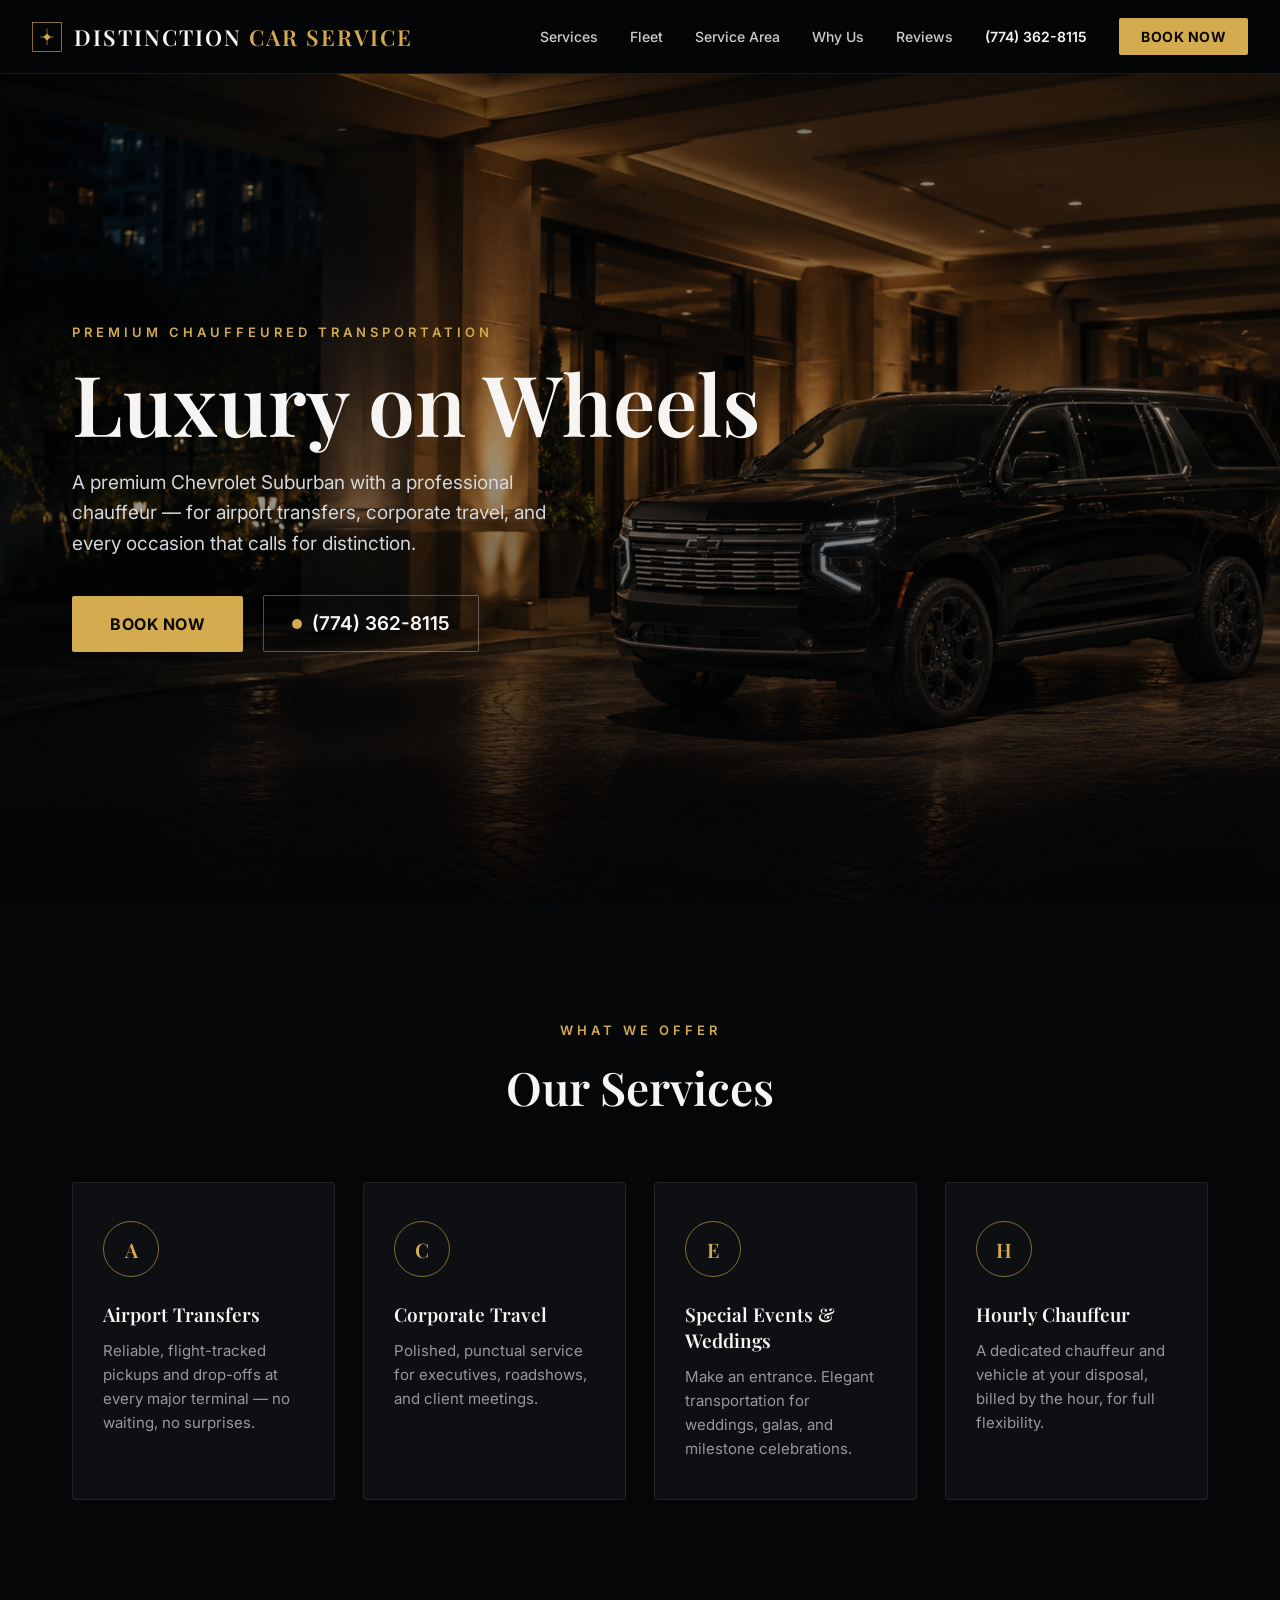
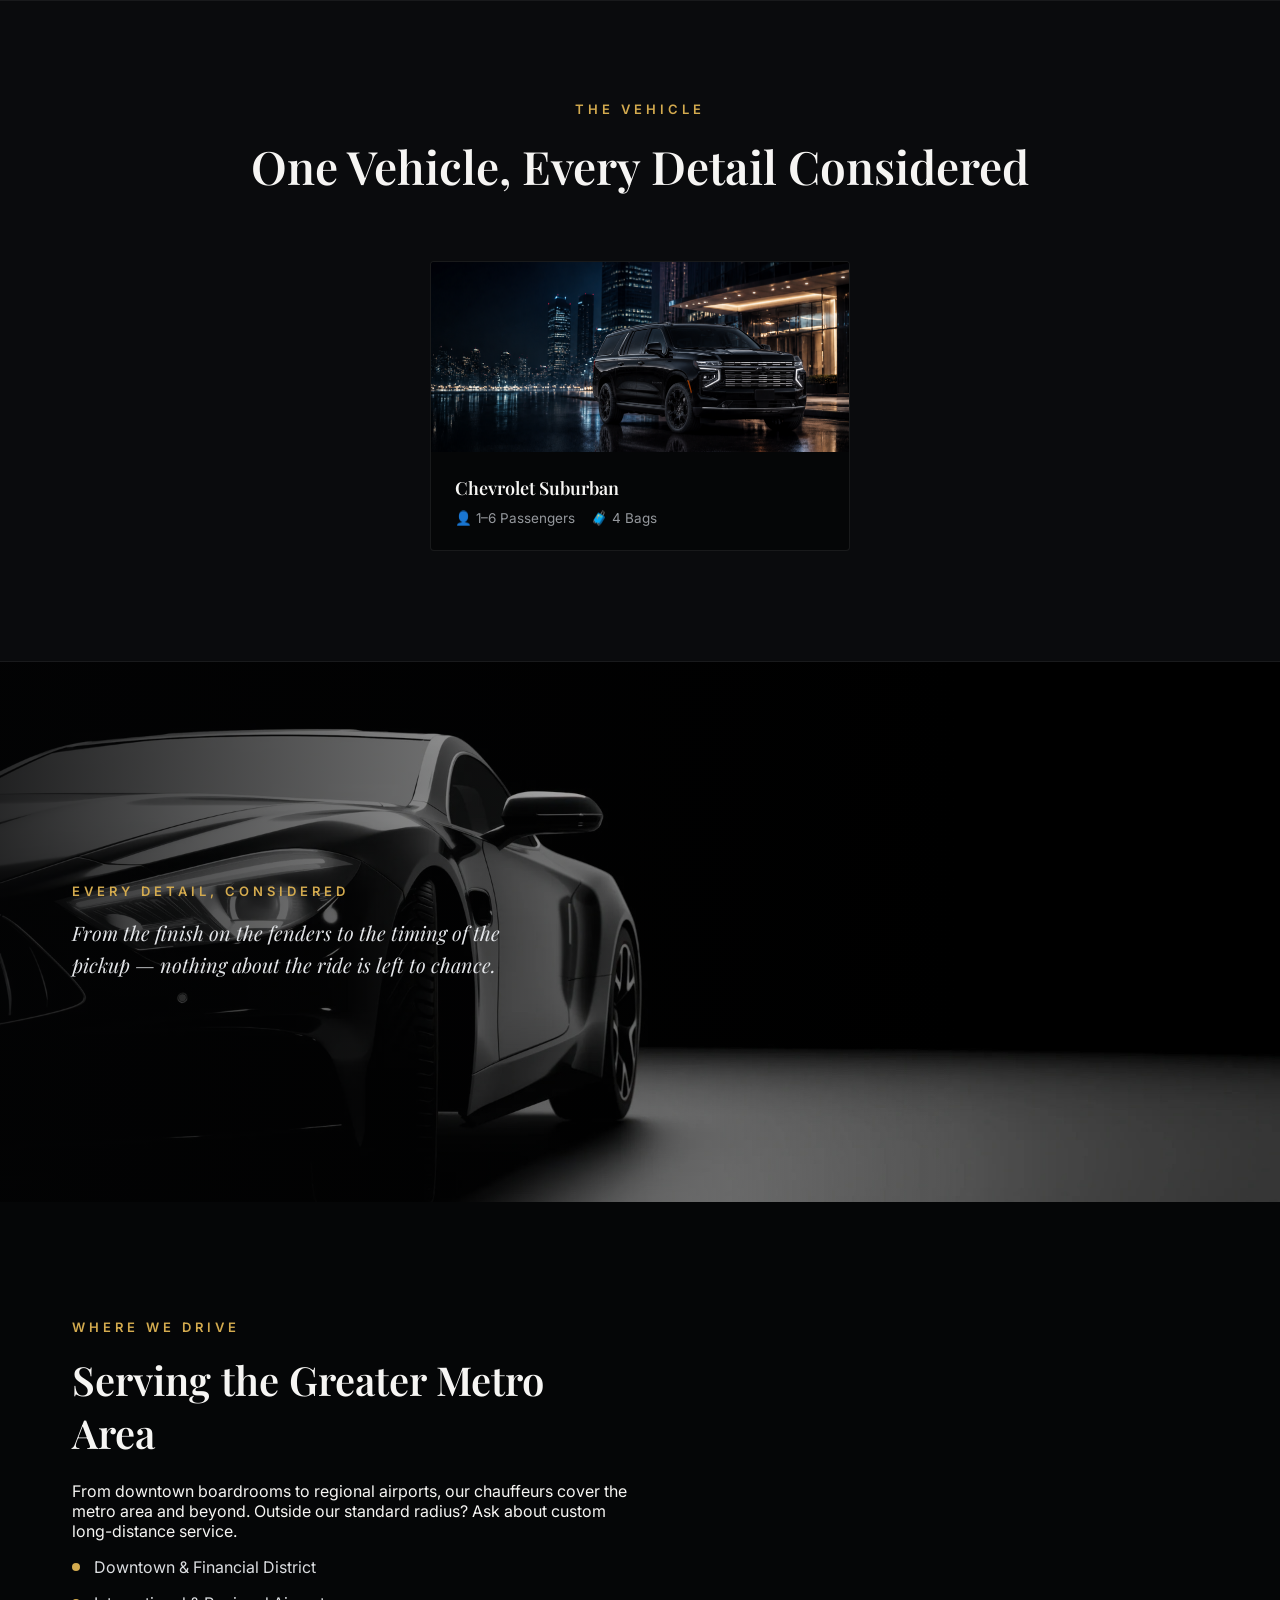
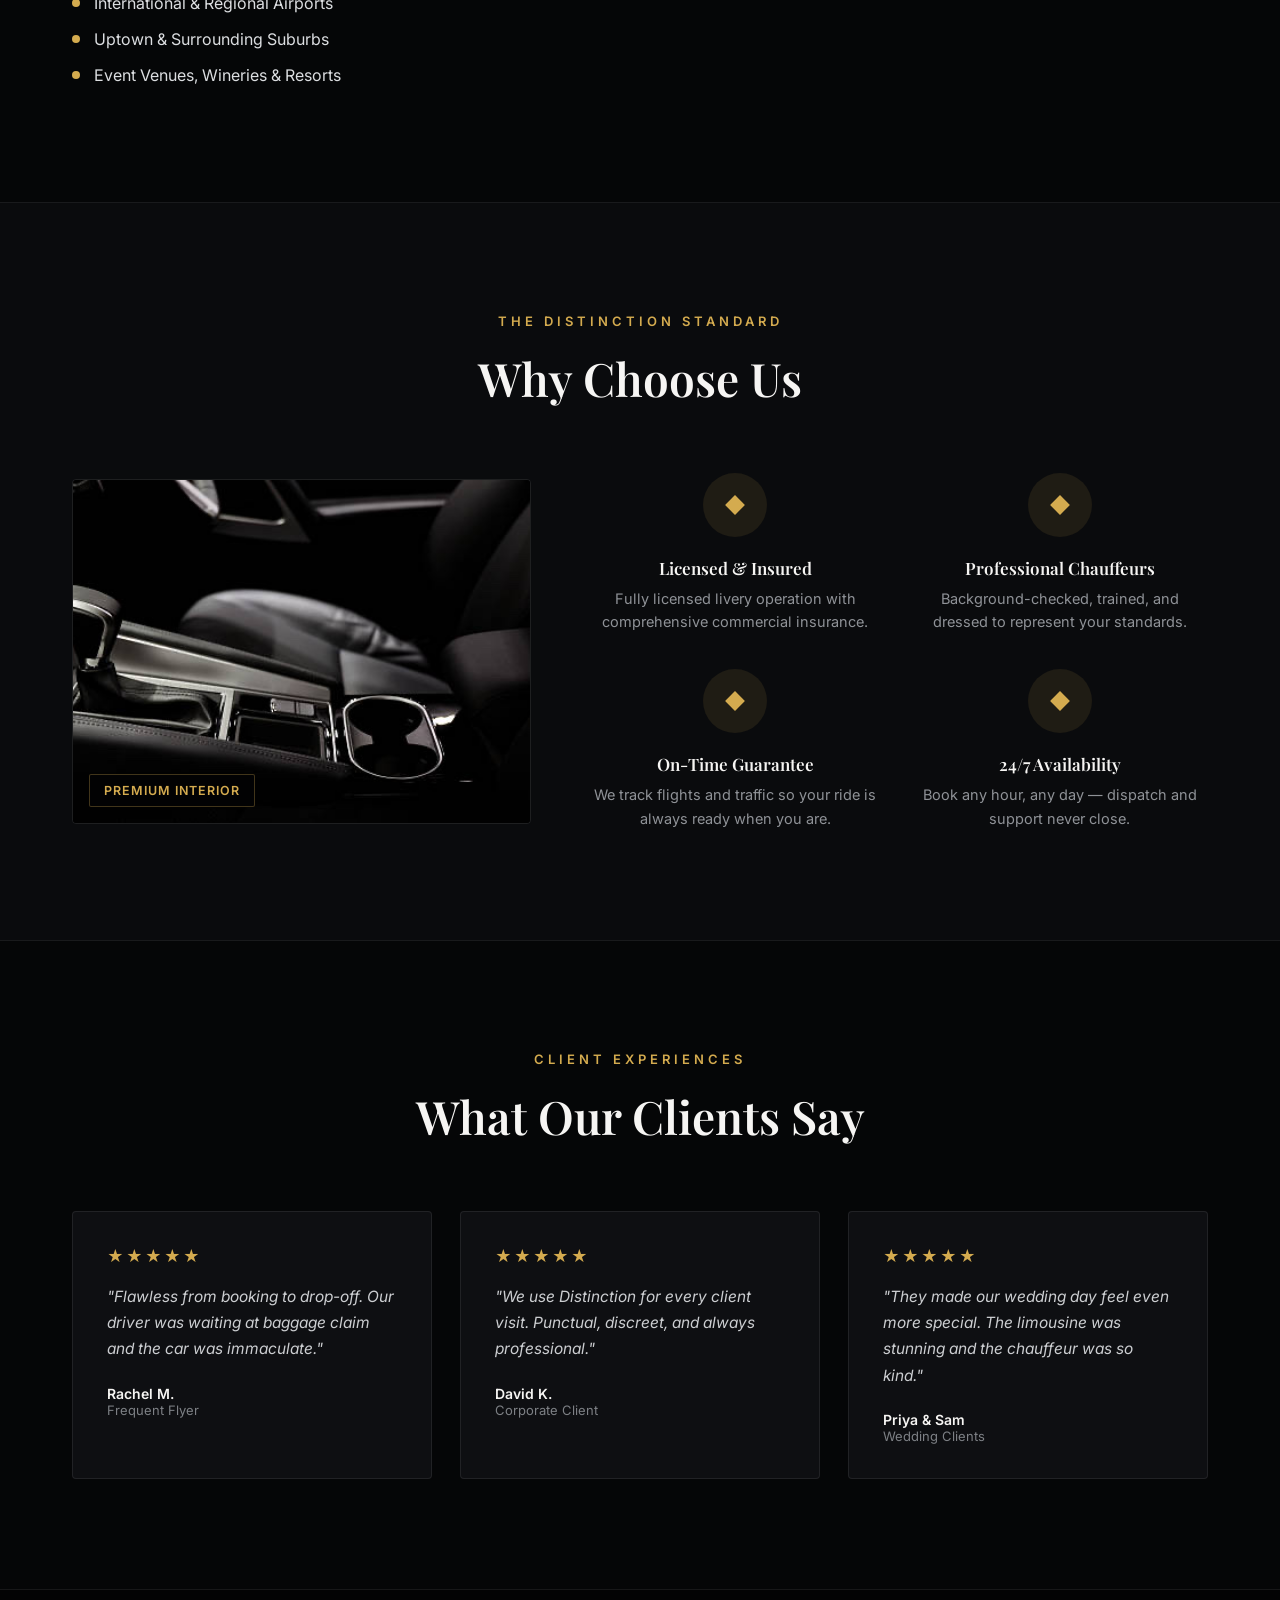
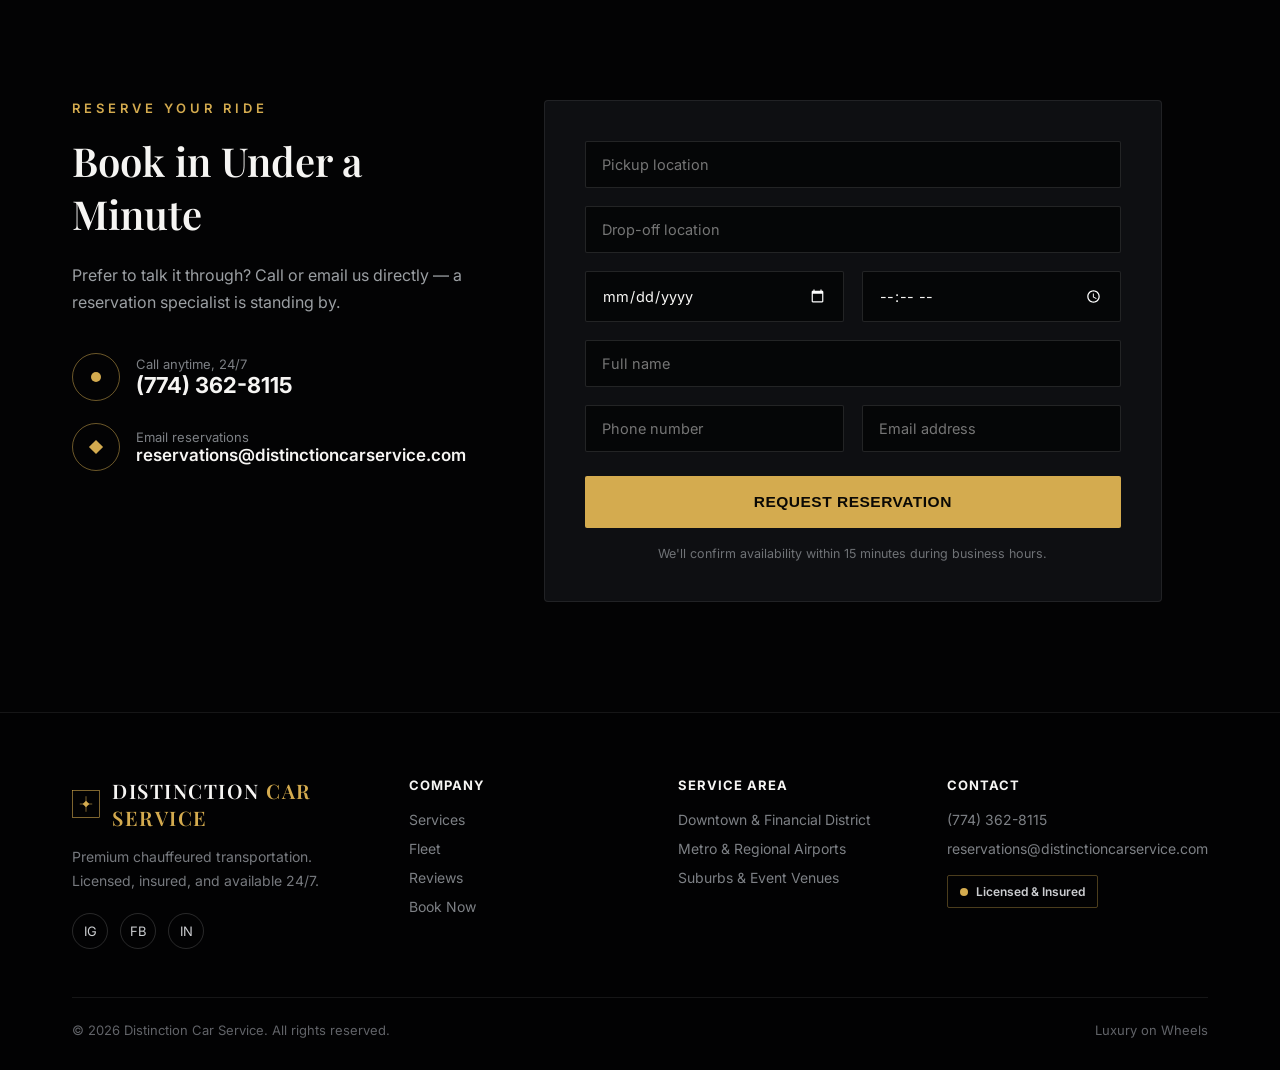
<file: index.html>
<!DOCTYPE html>
<html lang="en">
<head>
<meta charset="utf-8">
<meta name="viewport" content="width=device-width, initial-scale=1">
<title>Distinction Car Service — Luxury Chauffeured Transportation</title>
<meta name="description" content="Premium chauffeured transportation for airport transfers, corporate travel, weddings, and hourly service. Licensed, insured, and available 24/7.">
<link rel="preconnect" href="https://fonts.googleapis.com">
<link href="https://fonts.googleapis.com/css2?family=Playfair+Display:wght@500;600;700&family=Inter:wght@400;500;600;700&display=swap" rel="stylesheet">
<link rel="stylesheet" href="css/style.css">
</head>
<body>

<!-- NAV -->
<nav class="dcs-nav">
  <div class="dcs-logo">
    <svg width="30" height="30" viewBox="0 0 72 72" style="flex-shrink:0;">
      <rect x="1" y="1" width="70" height="70" fill="none" stroke="oklch(0.76 0.12 85)" stroke-width="1.5"/>
      <path d="M36 16 L36 56 M20 36 L52 36" stroke="oklch(0.76 0.12 85)" stroke-width="1.5"/>
      <rect x="30" y="30" width="12" height="12" fill="oklch(0.76 0.12 85)" transform="rotate(45 36 36)"/>
    </svg>
    <div class="dcs-logo-text">DISTINCTION <span>CAR SERVICE</span></div>
  </div>
  <div class="dcs-nav-links">
    <a href="#services">Services</a>
    <a href="#fleet">Fleet</a>
    <a href="#area">Service Area</a>
    <a href="#why">Why Us</a>
    <a href="#testimonials">Reviews</a>
    <a href="tel:+17743628115" class="phone">(774) 362-8115</a>
    <a href="#booking" class="book-btn">BOOK NOW</a>
  </div>
  <button class="dcs-menu-btn" aria-label="Toggle menu">☰</button>
</nav>

<div class="dcs-mobile-menu">
  <a href="#services">Services</a>
  <a href="#fleet">Fleet</a>
  <a href="#area">Service Area</a>
  <a href="#why">Why Us</a>
  <a href="#testimonials">Reviews</a>
  <a href="tel:+17743628115" class="phone">Call (774) 362-8115</a>
  <a href="#booking" class="book-btn">BOOK NOW</a>
</div>

<!-- HERO -->
<div class="dcs-hero">
  <img src="images/hero-suv-night.png" alt="Black luxury SUV at night with a city backdrop" fetchpriority="high">
  <div class="dcs-hero-overlay"></div>
  <div class="dcs-hero-content">
    <div class="dcs-eyebrow">Premium Chauffeured Transportation</div>
    <h1>Luxury on Wheels</h1>
    <p>A premium Chevrolet Suburban with a professional chauffeur — for airport transfers, corporate travel, and every occasion that calls for distinction.</p>
    <div class="dcs-hero-actions">
      <a href="#booking" class="dcs-btn-gold">BOOK NOW</a>
      <a href="tel:+17743628115" class="dcs-btn-outline">
        <span class="dcs-dot"></span>
        (774) 362-8115
      </a>
    </div>
  </div>
</div>

<!-- SERVICES -->
<div id="services" class="wrap">
  <div class="dcs-section-head">
    <div class="dcs-eyebrow">What We Offer</div>
    <h2>Our Services</h2>
  </div>
  <div class="dcs-services-grid">
    <div class="dcs-service-card">
      <div class="dcs-service-letter">A</div>
      <h3>Airport Transfers</h3>
      <p>Reliable, flight-tracked pickups and drop-offs at every major terminal — no waiting, no surprises.</p>
    </div>
    <div class="dcs-service-card">
      <div class="dcs-service-letter">C</div>
      <h3>Corporate Travel</h3>
      <p>Polished, punctual service for executives, roadshows, and client meetings.</p>
    </div>
    <div class="dcs-service-card">
      <div class="dcs-service-letter">E</div>
      <h3>Special Events &amp; Weddings</h3>
      <p>Make an entrance. Elegant transportation for weddings, galas, and milestone celebrations.</p>
    </div>
    <div class="dcs-service-card">
      <div class="dcs-service-letter">H</div>
      <h3>Hourly Chauffeur</h3>
      <p>A dedicated chauffeur and vehicle at your disposal, billed by the hour, for full flexibility.</p>
    </div>
  </div>
</div>

<!-- FLEET -->
<div id="fleet">
  <div class="wrap">
    <div class="dcs-section-head">
      <div class="dcs-eyebrow">The Vehicle</div>
      <h2>One Vehicle, Every Detail Considered</h2>
    </div>
    <div class="dcs-fleet-grid">
      <div class="dcs-fleet-card">
        <img src="images/fleet-suv-city.png" alt="Black Chevrolet Suburban">
        <div class="dcs-fleet-info">
          <h3>Chevrolet Suburban</h3>
          <div class="dcs-fleet-meta">
            <span>👤 1–6 Passengers</span>
            <span>🧳 4 Bags</span>
          </div>
        </div>
      </div>
    </div>
  </div>
</div>

<!-- DETAIL BANNER -->
<div class="dcs-detail-banner">
  <img src="images/car-detail-headlight.jpg" alt="Close-up of a black luxury sports car's front end and headlight">
  <div class="dcs-detail-banner-overlay"></div>
  <div class="dcs-detail-banner-text">
    <div class="dcs-eyebrow">Every Detail, Considered</div>
    <p>From the finish on the fenders to the timing of the pickup — nothing about the ride is left to chance.</p>
  </div>
</div>

<!-- SERVICE AREA -->
<div id="area" class="wrap">
  <div class="dcs-area-grid">
    <div>
      <div class="dcs-eyebrow">Where We Drive</div>
      <h2>Serving the Greater Metro Area</h2>
      <p>From downtown boardrooms to regional airports, our chauffeurs cover the metro area and beyond. Outside our standard radius? Ask about custom long-distance service.</p>
      <div class="dcs-area-list">
        <div class="dcs-area-item"><span class="dot"></span><span>Downtown &amp; Financial District</span></div>
        <div class="dcs-area-item"><span class="dot"></span><span>International &amp; Regional Airports</span></div>
        <div class="dcs-area-item"><span class="dot"></span><span>Uptown &amp; Surrounding Suburbs</span></div>
        <div class="dcs-area-item"><span class="dot"></span><span>Event Venues, Wineries &amp; Resorts</span></div>
      </div>
    </div>
    <iframe src="https://www.google.com/maps?q=Greater+Metro+Area&output=embed" loading="lazy" referrerpolicy="no-referrer-when-downgrade" title="Service area map"></iframe>
  </div>
</div>

<!-- WHY CHOOSE US -->
<div id="why">
  <div class="wrap">
    <div class="dcs-section-head">
      <div class="dcs-eyebrow">The Distinction Standard</div>
      <h2>Why Choose Us</h2>
    </div>
    <div class="dcs-why-grid">
      <div class="dcs-why-image">
        <img src="images/car-interior-console.jpg" alt="Close-up of a car's premium dark leather interior, center console and gearshift">
        <div class="dcs-why-image-caption">Premium Interior</div>
      </div>
      <div class="dcs-trust-grid">
        <div class="dcs-trust-item">
          <div class="dcs-trust-icon"><span></span></div>
          <h3>Licensed &amp; Insured</h3>
          <p>Fully licensed livery operation with comprehensive commercial insurance.</p>
        </div>
        <div class="dcs-trust-item">
          <div class="dcs-trust-icon"><span></span></div>
          <h3>Professional Chauffeurs</h3>
          <p>Background-checked, trained, and dressed to represent your standards.</p>
        </div>
        <div class="dcs-trust-item">
          <div class="dcs-trust-icon"><span></span></div>
          <h3>On-Time Guarantee</h3>
          <p>We track flights and traffic so your ride is always ready when you are.</p>
        </div>
        <div class="dcs-trust-item">
          <div class="dcs-trust-icon"><span></span></div>
          <h3>24/7 Availability</h3>
          <p>Book any hour, any day — dispatch and support never close.</p>
        </div>
      </div>
    </div>
  </div>
</div>

<!-- TESTIMONIALS -->
<div id="testimonials" class="wrap">
  <div class="dcs-section-head">
    <div class="dcs-eyebrow">Client Experiences</div>
    <h2>What Our Clients Say</h2>
  </div>
  <div class="dcs-testimonial-grid">
    <div class="dcs-testimonial-card">
      <div class="dcs-stars">★★★★★</div>
      <p>"Flawless from booking to drop-off. Our driver was waiting at baggage claim and the car was immaculate."</p>
      <div class="dcs-testimonial-name">Rachel M.</div>
      <div class="dcs-testimonial-role">Frequent Flyer</div>
    </div>
    <div class="dcs-testimonial-card">
      <div class="dcs-stars">★★★★★</div>
      <p>"We use Distinction for every client visit. Punctual, discreet, and always professional."</p>
      <div class="dcs-testimonial-name">David K.</div>
      <div class="dcs-testimonial-role">Corporate Client</div>
    </div>
    <div class="dcs-testimonial-card">
      <div class="dcs-stars">★★★★★</div>
      <p>"They made our wedding day feel even more special. The limousine was stunning and the chauffeur was so kind."</p>
      <div class="dcs-testimonial-name">Priya &amp; Sam</div>
      <div class="dcs-testimonial-role">Wedding Clients</div>
    </div>
  </div>
</div>

<!-- BOOKING -->
<div id="booking">
  <div class="wrap">
    <div class="dcs-booking-grid">
      <div>
        <div class="dcs-eyebrow">Reserve Your Ride</div>
        <h2>Book in Under a Minute</h2>
        <p>Prefer to talk it through? Call or email us directly — a reservation specialist is standing by.</p>
        <div class="dcs-contact-list">
          <a href="tel:+17743628115" class="dcs-contact-item">
            <span class="dcs-contact-icon"><span class="dot"></span></span>
            <span>
              <div class="dcs-contact-label">Call anytime, 24/7</div>
              <div class="dcs-contact-value">(774) 362-8115</div>
            </span>
          </a>
          <a href="mailto:reservations@distinctioncarservice.com" class="dcs-contact-item">
            <span class="dcs-contact-icon"><span class="diamond"></span></span>
            <span>
              <div class="dcs-contact-label">Email reservations</div>
              <div class="dcs-contact-value small">reservations@distinctioncarservice.com</div>
            </span>
          </a>
        </div>
      </div>

      <div>
        <form id="booking-form" class="dcs-booking-form">
          <div class="dcs-booking-form-grid">
            <input name="pickup" required placeholder="Pickup location" class="full" />
            <input name="dropoff" required placeholder="Drop-off location" class="full" />
            <input name="date" required type="date" />
            <input name="time" required type="time" />
            <input name="name" required placeholder="Full name" class="full" />
            <input name="phone" required type="tel" placeholder="Phone number" />
            <input name="email" required type="email" placeholder="Email address" />
          </div>
          <p id="booking-error" class="dcs-booking-error" style="display:none;" role="alert">
            Something went wrong sending your request. Please try again, or call (774) 362-8115.
          </p>
          <button type="submit">REQUEST RESERVATION</button>
          <p class="disclaimer">We'll confirm availability within 15 minutes during business hours.</p>
        </form>
        <div id="booking-success" class="dcs-booking-success" style="display:none;">
          <div class="check">✓</div>
          <h3>Request Received</h3>
          <p>A reservation specialist will confirm your ride shortly. For immediate assistance, call (774) 362-8115.</p>
        </div>
      </div>
    </div>
  </div>
</div>

<!-- FOOTER -->
<footer>
  <div class="wrap">
    <div class="dcs-footer-grid">
      <div>
        <div class="dcs-footer-logo">
          <svg width="28" height="28" viewBox="0 0 72 72" style="flex-shrink:0;">
            <rect x="1" y="1" width="70" height="70" fill="none" stroke="oklch(0.76 0.12 85)" stroke-width="1.5"/>
            <path d="M36 16 L36 56 M20 36 L52 36" stroke="oklch(0.76 0.12 85)" stroke-width="1.5"/>
            <rect x="30" y="30" width="12" height="12" fill="oklch(0.76 0.12 85)" transform="rotate(45 36 36)"/>
          </svg>
          <div class="dcs-footer-logo-text">DISTINCTION <span style="color:oklch(0.76 0.12 85);">CAR SERVICE</span></div>
        </div>
        <p>Premium chauffeured transportation. Licensed, insured, and available 24/7.</p>
        <div class="dcs-social-links">
          <a href="#" aria-label="Instagram">IG</a>
          <a href="#" aria-label="Facebook">FB</a>
          <a href="#" aria-label="LinkedIn">IN</a>
        </div>
      </div>
      <div>
        <div class="dcs-footer-heading">COMPANY</div>
        <div class="dcs-footer-links">
          <a href="#services">Services</a>
          <a href="#fleet">Fleet</a>
          <a href="#testimonials">Reviews</a>
          <a href="#booking">Book Now</a>
        </div>
      </div>
      <div>
        <div class="dcs-footer-heading">SERVICE AREA</div>
        <div class="dcs-footer-links">
          <span>Downtown &amp; Financial District</span>
          <span>Metro &amp; Regional Airports</span>
          <span>Suburbs &amp; Event Venues</span>
        </div>
      </div>
      <div>
        <div class="dcs-footer-heading">CONTACT</div>
        <div class="dcs-footer-links">
          <a href="tel:+17743628115">(774) 362-8115</a>
          <a href="mailto:reservations@distinctioncarservice.com">reservations@distinctioncarservice.com</a>
          <div class="dcs-footer-badge">
            <span class="dot"></span>
            <span>Licensed &amp; Insured</span>
          </div>
        </div>
      </div>
    </div>
    <div class="dcs-footer-bottom">
      <span>© 2026 Distinction Car Service. All rights reserved.</span>
      <span>Luxury on Wheels</span>
    </div>
  </div>
</footer>

<script src="js/main.js"></script>
</body>
</html>
</file>
<file: css/style.css>
:root {
  --bg: oklch(0.12 0.004 260);
  --bg-alt: oklch(0.15 0.005 260);
  --bg-card: oklch(0.17 0.005 260);
  --bg-darkest: oklch(0.09 0.004 260);
  --bg-nav: oklch(0.12 0.004 260 / 0.9);
  --bg-mobile-menu: oklch(0.16 0.005 260);
  --gold: oklch(0.76 0.12 85);
  --gold-hover: oklch(0.85 0.1 85);
  --gold-dark: oklch(0.14 0.01 85);
  --text: oklch(0.97 0.003 90);
  --text-body: oklch(0.85 0.005 260);
  --border: oklch(1 0 0 / 0.08);
}

* { box-sizing: border-box; }

body {
  margin: 0;
  background: var(--bg);
  font-family: 'Inter', sans-serif;
  color: var(--text);
}

a { color: var(--gold); text-decoration: none; }
a:hover { color: var(--gold-hover); }
::selection { background: var(--gold); color: var(--bg-dark, oklch(0.12 0.004 260)); }

.wrap { max-width: 1200px; margin: 0 auto; padding: 0 32px; }
h1, h2, h3 { font-family: 'Playfair Display', serif; margin: 0; }

/* NAV */
.dcs-nav {
  position: sticky; top: 0; z-index: 50;
  display: flex; align-items: center; justify-content: space-between;
  padding: 18px 32px; background: var(--bg-nav);
  backdrop-filter: blur(10px); border-bottom: 1px solid var(--border);
}
.dcs-logo { display: flex; align-items: center; gap: 12px; }
.dcs-logo-text { font-family: 'Playfair Display', serif; font-size: 22px; letter-spacing: 2px; font-weight: 600; color: var(--text); }
.dcs-logo-text span { color: var(--gold); }
.dcs-nav-links { display: flex; align-items: center; gap: 32px; }
.dcs-nav-links a { color: oklch(0.85 0.005 260); font-size: 14px; font-weight: 500; }
.dcs-nav-links a.phone { color: var(--text); font-weight: 600; }
.dcs-nav-links a.book-btn { background: var(--gold); color: var(--gold-dark); padding: 10px 22px; border-radius: 2px; font-weight: 700; letter-spacing: 0.5px; }
.dcs-menu-btn { display: none; background: none; border: 1px solid oklch(1 0 0 / 0.25); color: var(--text); width: 40px; height: 40px; border-radius: 2px; font-size: 18px; cursor: pointer; align-items: center; justify-content: center; }

.dcs-mobile-menu { display: none; flex-direction: column; gap: 0; background: var(--bg-mobile-menu); border-bottom: 1px solid var(--border); padding: 8px 0; }
.dcs-mobile-menu.open { display: flex; }
.dcs-mobile-menu a { padding: 14px 32px; color: oklch(0.9 0.005 260); font-size: 15px; border-bottom: 1px solid oklch(1 0 0 / 0.06); }
.dcs-mobile-menu a.phone { color: var(--text); font-weight: 700; }
.dcs-mobile-menu a.book-btn { margin: 14px 32px 6px; background: var(--gold); color: var(--gold-dark); padding: 12px; text-align: center; border-radius: 2px; font-weight: 700; border-bottom: none; }

/* HERO */
.dcs-hero { position: relative; height: 92vh; min-height: 640px; width: 100%; overflow: hidden; }
.dcs-hero img { position: absolute; inset: 0; width: 100%; height: 100%; object-fit: cover; }
.dcs-hero-overlay { position: absolute; inset: 0; background: linear-gradient(180deg, oklch(0.1 0.004 260 / 0.55) 0%, oklch(0.1 0.004 260 / 0.35) 45%, oklch(0.1 0.004 260 / 0.92) 100%); pointer-events: none; }
.dcs-hero-content { position: relative; z-index: 2; max-width: 1200px; margin: 0 auto; height: 100%; display: flex; flex-direction: column; justify-content: center; padding: 0 32px; }
.dcs-eyebrow { text-transform: uppercase; letter-spacing: 4px; font-size: 13px; font-weight: 600; color: var(--gold); margin-bottom: 18px; }
.dcs-hero-content h1 { font-size: clamp(40px, 7vw, 84px); font-weight: 600; line-height: 1.05; margin: 0 0 22px; max-width: 760px; }
.dcs-hero-content p { font-size: 19px; line-height: 1.6; color: oklch(0.88 0.005 260); max-width: 520px; margin: 0 0 36px; }
.dcs-hero-actions { display: flex; flex-wrap: wrap; align-items: center; gap: 20px; }
.dcs-btn-gold { background: var(--gold); color: var(--gold-dark); padding: 18px 38px; border-radius: 2px; font-size: 16px; font-weight: 700; letter-spacing: 0.5px; }
.dcs-btn-outline { display: flex; align-items: center; gap: 10px; color: oklch(0.98 0.003 90); font-size: 19px; font-weight: 600; border: 1px solid oklch(1 0 0 / 0.3); padding: 16px 28px; border-radius: 2px; }
.dcs-dot { width: 10px; height: 10px; border-radius: 50%; background: var(--gold); display: inline-block; }

/* SECTION HEADERS */
.dcs-section-head { text-align: center; margin-bottom: 64px; }
.dcs-section-head h2 { font-size: clamp(30px, 4vw, 46px); font-weight: 600; }

/* SERVICES */
#services { padding: 120px 32px 100px; }
.dcs-services-grid { display: grid; grid-template-columns: repeat(auto-fit, minmax(250px, 1fr)); gap: 28px; }
.dcs-service-card { background: var(--bg-card); border: 1px solid var(--border); border-radius: 4px; padding: 38px 30px; transition: border-color 0.2s; }
.dcs-service-card:hover { border-color: oklch(0.76 0.12 85 / 0.5); }
.dcs-service-letter { width: 56px; height: 56px; border-radius: 50%; border: 1px solid oklch(0.76 0.12 85 / 0.6); display: flex; align-items: center; justify-content: center; margin-bottom: 24px; font-family: 'Playfair Display', serif; font-size: 20px; font-weight: 600; color: var(--gold); }
.dcs-service-card h3 { font-size: 19px; font-weight: 600; margin: 0 0 12px; }
.dcs-service-card p { font-size: 15px; line-height: 1.6; color: oklch(0.68 0.008 260); margin: 0; }

/* FLEET */
#fleet { background: var(--bg-alt); padding: 100px 0 110px; border-top: 1px solid oklch(1 0 0 / 0.06); border-bottom: 1px solid oklch(1 0 0 / 0.06); }
.dcs-fleet-grid { display: grid; grid-template-columns: repeat(auto-fit, minmax(260px, 1fr)); max-width: 420px; margin: 0 auto; gap: 28px; }
.dcs-fleet-card { background: var(--bg); border: 1px solid var(--border); border-radius: 4px; overflow: hidden; }
.dcs-fleet-card img { width: 100%; height: 190px; object-fit: cover; display: block; }
.dcs-fleet-info { padding: 24px; }
.dcs-fleet-info h3 { font-size: 18px; font-weight: 600; margin: 0 0 10px; }
.dcs-fleet-meta { display: flex; gap: 16px; font-size: 13.5px; color: oklch(0.68 0.008 260); }

/* DETAIL BANNER */
.dcs-detail-banner { position: relative; height: 60vh; min-height: 380px; max-height: 560px; width: 100%; overflow: hidden; }
.dcs-detail-banner img { position: absolute; inset: 0; width: 100%; height: 100%; object-fit: cover; }
.dcs-detail-banner-overlay { position: absolute; inset: 0; background: linear-gradient(90deg, oklch(0.1 0.004 260 / 0.85) 0%, oklch(0.1 0.004 260 / 0.35) 45%, transparent 75%); pointer-events: none; }
.dcs-detail-banner-text { position: relative; z-index: 2; max-width: 1200px; margin: 0 auto; height: 100%; display: flex; flex-direction: column; justify-content: center; padding: 0 32px; }
.dcs-detail-banner-text p { font-size: 20px; line-height: 1.6; color: oklch(0.92 0.005 260); max-width: 440px; margin: 0; font-family: 'Playfair Display', serif; font-style: italic; }

/* SERVICE AREA */
#area { padding: 110px 32px; }
.dcs-area-grid { display: grid; grid-template-columns: 1.1fr 1fr; gap: 60px; align-items: center; }
#area h2 { font-size: clamp(28px, 3.6vw, 40px); font-weight: 600; margin: 0 0 22px; }
#area > .wrap > .dcs-area-grid > div:first-child p { font-size: 16px; line-height: 1.7; color: oklch(0.72 0.008 260); margin: 0 0 30px; }
.dcs-area-list { display: flex; flex-direction: column; gap: 16px; }
.dcs-area-item { display: flex; align-items: center; gap: 14px; }
.dcs-area-item .dot { width: 8px; height: 8px; background: var(--gold); border-radius: 50%; flex-shrink: 0; }
.dcs-area-item span:last-child { font-size: 16px; color: oklch(0.9 0.005 260); }
#area iframe { width: 100%; height: 380px; border: 0; border-radius: 4px; filter: grayscale(0.3) contrast(1.1); }

/* WHY US */
#why { background: var(--bg-alt); padding: 110px 0; border-top: 1px solid oklch(1 0 0 / 0.06); border-bottom: 1px solid oklch(1 0 0 / 0.06); }
.dcs-why-grid { display: grid; grid-template-columns: 0.85fr 1.15fr; gap: 56px; align-items: center; }
.dcs-why-image { position: relative; border-radius: 4px; overflow: hidden; border: 1px solid var(--border); aspect-ratio: 4 / 3; }
.dcs-why-image img { width: 100%; height: 100%; object-fit: cover; display: block; }
.dcs-why-image-caption { position: absolute; left: 16px; bottom: 16px; background: oklch(0.1 0.004 260 / 0.75); backdrop-filter: blur(6px); color: var(--gold); font-size: 12.5px; font-weight: 600; letter-spacing: 1px; text-transform: uppercase; padding: 8px 14px; border-radius: 2px; border: 1px solid oklch(0.76 0.12 85 / 0.3); }
.dcs-trust-grid { display: grid; grid-template-columns: repeat(2, 1fr); gap: 36px 28px; }
.dcs-trust-item { text-align: center; }
.dcs-trust-icon { width: 64px; height: 64px; margin: 0 auto 20px; border-radius: 50%; background: oklch(0.76 0.12 85 / 0.1); display: flex; align-items: center; justify-content: center; }
.dcs-trust-icon span { width: 14px; height: 14px; background: var(--gold); transform: rotate(45deg); display: block; }
.dcs-trust-item h3 { font-size: 17px; font-weight: 600; margin: 0 0 8px; }
.dcs-trust-item p { font-size: 14.5px; line-height: 1.6; color: oklch(0.66 0.008 260); margin: 0; }

/* TESTIMONIALS */
#testimonials { padding: 110px 32px; }
.dcs-testimonial-grid { display: grid; grid-template-columns: repeat(auto-fit, minmax(280px, 1fr)); gap: 28px; }
.dcs-testimonial-card { background: var(--bg-card); border: 1px solid var(--border); border-radius: 4px; padding: 34px; }
.dcs-stars { color: var(--gold); font-size: 16px; letter-spacing: 2px; margin-bottom: 18px; }
.dcs-testimonial-card p { font-size: 15.5px; line-height: 1.7; color: oklch(0.85 0.005 260); margin: 0 0 22px; font-style: italic; }
.dcs-testimonial-name { font-size: 14px; font-weight: 600; }
.dcs-testimonial-role { font-size: 13px; color: oklch(0.6 0.008 260); }

/* BOOKING */
#booking { background: oklch(0.1 0.004 260); padding: 110px 0; border-top: 1px solid var(--border); }
.dcs-booking-grid { display: grid; grid-template-columns: 0.9fr 1.1fr; gap: 56px; align-items: start; }
#booking h2 { font-size: clamp(28px, 3.6vw, 40px); font-weight: 600; margin: 0 0 22px; }
#booking > .wrap > .dcs-booking-grid > div:first-child > p { font-size: 16px; line-height: 1.7; color: oklch(0.7 0.008 260); margin: 0 0 36px; }
.dcs-contact-list { display: flex; flex-direction: column; gap: 22px; }
.dcs-contact-item { display: flex; align-items: center; gap: 16px; color: var(--text); }
.dcs-contact-icon { width: 48px; height: 48px; border-radius: 50%; border: 1px solid oklch(0.76 0.12 85 / 0.5); display: flex; align-items: center; justify-content: center; flex-shrink: 0; }
.dcs-contact-icon .dot { width: 10px; height: 10px; background: var(--gold); border-radius: 50%; }
.dcs-contact-icon .diamond { width: 10px; height: 10px; background: var(--gold); transform: rotate(45deg); }
.dcs-contact-label { font-size: 13px; color: oklch(0.6 0.008 260); }
.dcs-contact-value { font-size: 22px; font-weight: 700; }
.dcs-contact-value.small { font-size: 17px; font-weight: 600; }

.dcs-booking-form { background: var(--bg-card); border: 1px solid var(--border); border-radius: 4px; padding: 40px; display: flex; flex-direction: column; gap: 18px; }
.dcs-booking-form-grid { display: grid; grid-template-columns: 1fr 1fr; gap: 18px; }
.dcs-booking-form input { background: var(--bg); border: 1px solid oklch(1 0 0 / 0.12); border-radius: 2px; padding: 14px 16px; color: var(--text); font-size: 14.5px; color-scheme: dark; font-family: inherit; }
.dcs-booking-form input.full { grid-column: span 2; }
.dcs-booking-form button { background: var(--gold); color: var(--gold-dark); border: none; padding: 17px; border-radius: 2px; font-size: 15.5px; font-weight: 700; letter-spacing: 0.5px; cursor: pointer; margin-top: 6px; }
.dcs-booking-form button:disabled { opacity: 0.6; cursor: not-allowed; }
.dcs-booking-form .disclaimer { font-size: 12.5px; color: oklch(0.55 0.008 260); text-align: center; margin: 0; }
.dcs-booking-error { font-size: 13.5px; color: oklch(0.7 0.15 25); background: oklch(0.7 0.15 25 / 0.1); border: 1px solid oklch(0.7 0.15 25 / 0.3); border-radius: 2px; padding: 12px 14px; margin: 0; text-align: center; }

.dcs-booking-success { background: var(--bg-card); border: 1px solid oklch(0.76 0.12 85 / 0.4); border-radius: 4px; padding: 48px; text-align: center; }
.dcs-booking-success .check { width: 56px; height: 56px; margin: 0 auto 20px; border-radius: 50%; background: oklch(0.76 0.12 85 / 0.12); display: flex; align-items: center; justify-content: center; color: var(--gold); font-size: 26px; }
.dcs-booking-success h3 { font-size: 20px; font-weight: 600; margin: 0 0 10px; }
.dcs-booking-success p { font-size: 15px; color: oklch(0.7 0.008 260); margin: 0; }

/* FOOTER */
footer { background: var(--bg-darkest); border-top: 1px solid var(--border); padding: 64px 0 32px; }
.dcs-footer-grid { display: grid; grid-template-columns: 1.3fr 1fr 1fr 1fr; gap: 40px; margin-bottom: 48px; }
.dcs-footer-logo { display: flex; align-items: center; gap: 12px; margin-bottom: 14px; }
.dcs-footer-logo-text { font-family: 'Playfair Display', serif; font-size: 20px; letter-spacing: 1.5px; font-weight: 600; }
.dcs-footer-grid p { font-size: 14px; line-height: 1.7; color: oklch(0.58 0.008 260); max-width: 280px; margin: 0 0 20px; }
.dcs-social-links { display: flex; gap: 12px; }
.dcs-social-links a { width: 36px; height: 36px; border-radius: 50%; border: 1px solid oklch(1 0 0 / 0.15); display: flex; align-items: center; justify-content: center; color: oklch(0.85 0.005 260); font-size: 13px; }
.dcs-footer-heading { font-size: 13px; font-weight: 700; letter-spacing: 1px; color: var(--text); margin-bottom: 18px; }
.dcs-footer-links { display: flex; flex-direction: column; gap: 12px; }
.dcs-footer-links a, .dcs-footer-links span { font-size: 14px; color: oklch(0.6 0.008 260); }
.dcs-footer-badge { display: inline-flex; align-items: center; gap: 8px; margin-top: 6px; padding: 8px 12px; border: 1px solid oklch(0.76 0.12 85 / 0.35); border-radius: 2px; width: fit-content; }
.dcs-footer-badge .dot { width: 8px; height: 8px; background: var(--gold); border-radius: 50%; }
.dcs-footer-badge span:last-child { font-size: 12px; color: oklch(0.85 0.005 260); font-weight: 600; }
.dcs-footer-bottom { border-top: 1px solid var(--border); padding-top: 24px; display: flex; flex-wrap: wrap; justify-content: space-between; gap: 12px; font-size: 13px; color: oklch(0.5 0.008 260); }

@media (max-width: 1150px) {
  .dcs-nav-links { display: none !important; }
  .dcs-menu-btn { display: flex !important; }
  .dcs-area-grid, .dcs-booking-grid, .dcs-why-grid { grid-template-columns: 1fr !important; }
  .dcs-footer-grid { grid-template-columns: 1fr 1fr !important; }
  .dcs-why-image { max-width: 480px; margin: 0 auto; }
}

@media (max-width: 560px) {
  .dcs-booking-form-grid { grid-template-columns: 1fr !important; }
  .dcs-booking-form input.full { grid-column: span 1 !important; }
  .dcs-trust-grid { grid-template-columns: 1fr !important; }
}
</file>
